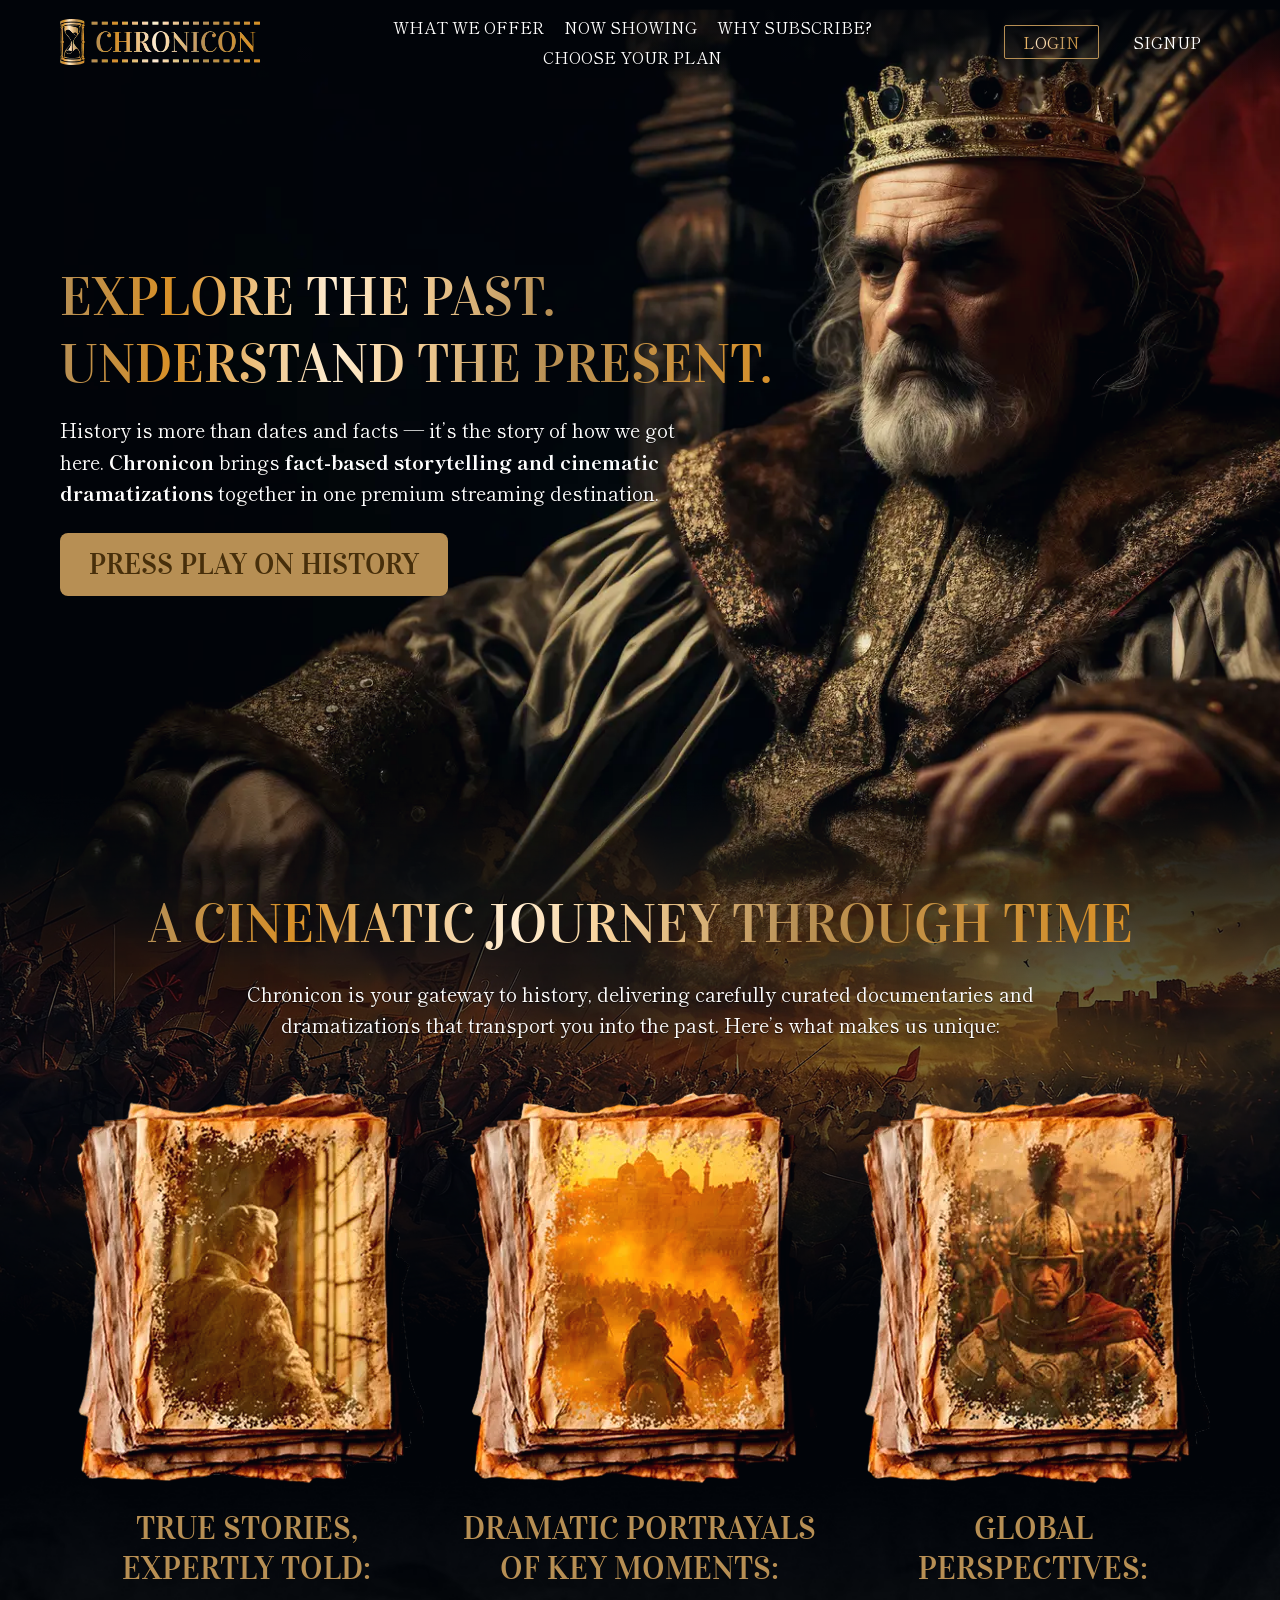
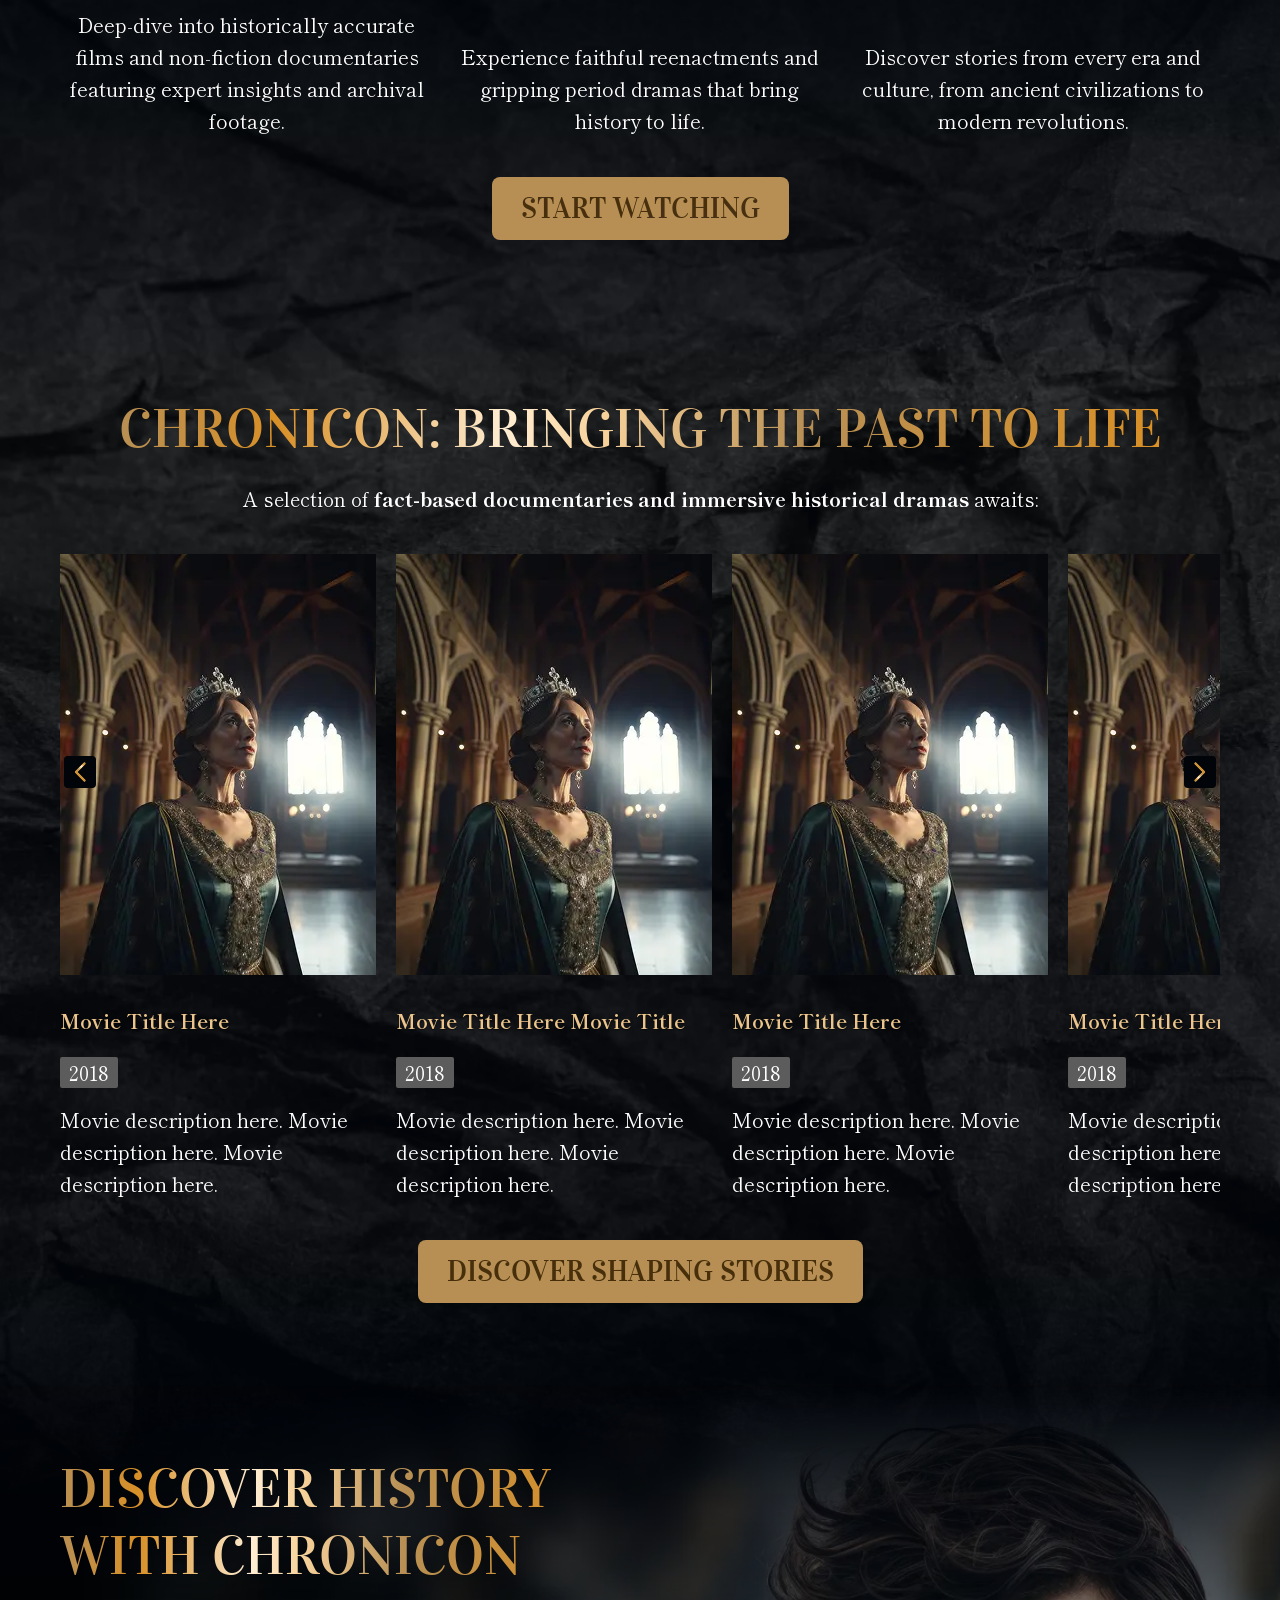
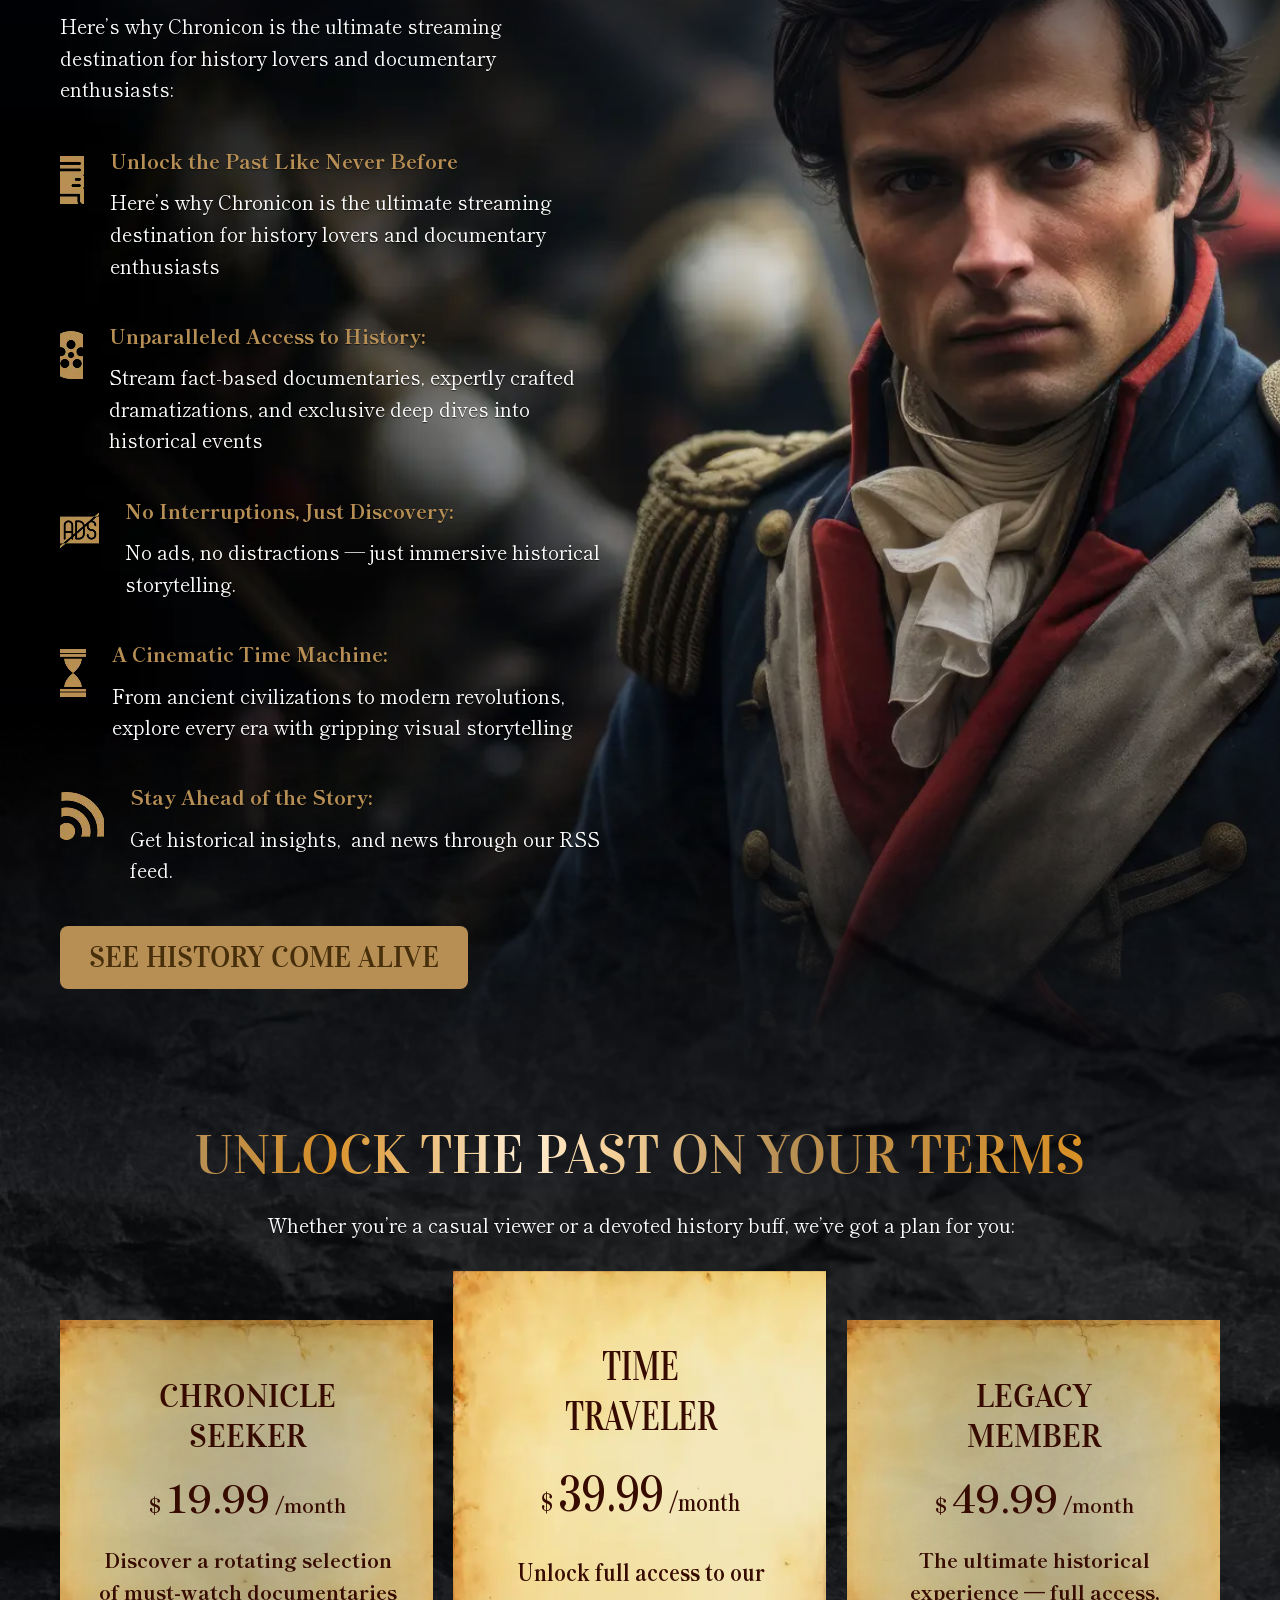
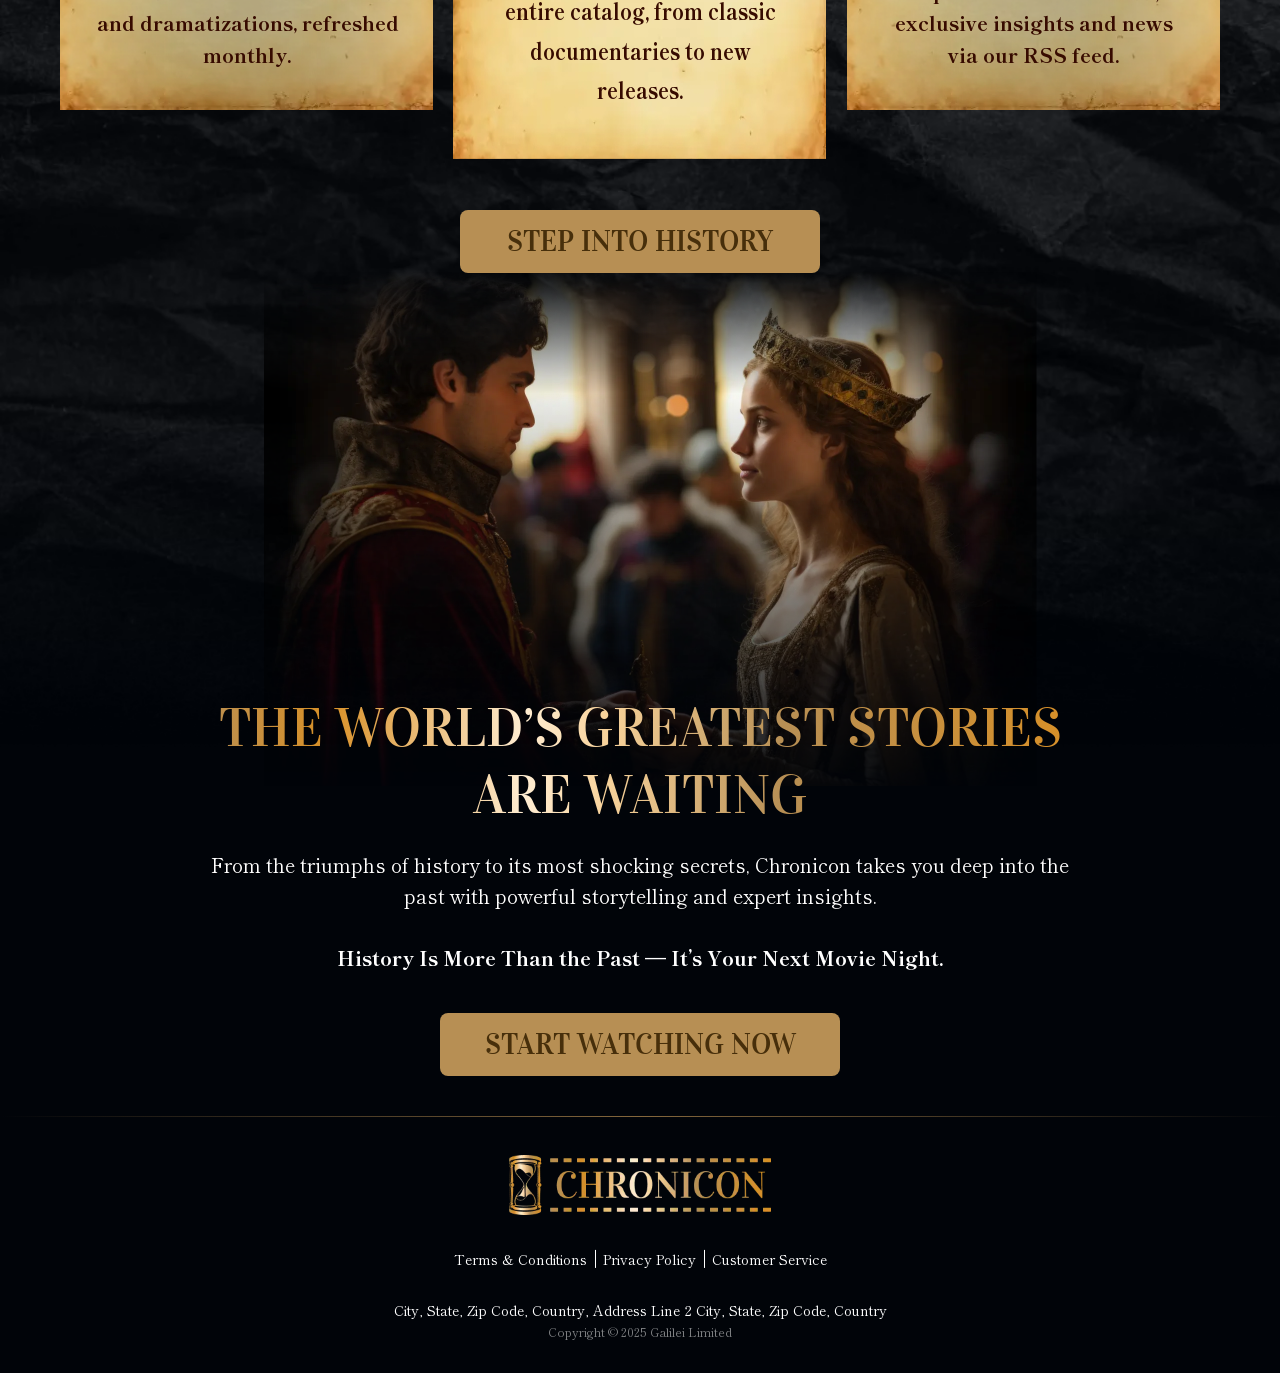
<file: index.html>
<!DOCTYPE html>
<html lang="en">

<head>
	<title>HomePage</title>
	<meta charset="UTF-8">
	<meta name="format-detection" content="telephone=no">
	<!-- <style>body{opacity: 0;}</style> -->
	<link rel="stylesheet" href="css/style.min.css?_v=20251013104529">
	<link rel="icon" href="favicon/favicon-96x96.webp" sizes="96x96">
	<link rel="icon" href="favicon/favicon.svg" type="image/svg+xml">
	<link rel="shortcut icon" href="favicon/favicon.ico" sizes="any">
	<link rel="apple-touch-icon" href="favicon/apple-touch-icon.webp">
	<link rel="manifest" href="favicon/site.webmanifest">
	<meta name="theme-color" content="#FFFFFF">
	<!-- <meta name="robots" content="noindex, nofollow"> -->
	<meta name="viewport" content="width=device-width, initial-scale=1.0">
</head>

<body>
	<div class="wrapper">
		<header class="header">
			<div class="header__main-container">
				<a href="/" class="header__logo logo"><img src="img/logo.webp" alt="logo image"></a>
				<div class="header__menu menu">
					<nav class="menu__body">
						<ul class="menu__list">
							<li class="menu__item"><a href="" class="menu__link">
									WHAT WE OFFER
								</a>
							</li>
							<li class="menu__item"><a href="" class="menu__link">
									NOW SHOWING
								</a>
							</li>
							<li class="menu__item"><a href="" class="menu__link">
									WHY SUBSCRIBE?
								</a>
							</li>
							<li class="menu__item"><a href="" class="menu__link">
									CHOOSE YOUR PLAN
								</a>
							</li>
						</ul>
					</nav>
				</div>
				<div data-da=".menu__body, 768, first" class="header__butns">
					<a href="/" class="header__button button button--wht active">Login</a>
					<a href="/" class="header__button button button--wht">Signup</a>
				</div>
				<button type="button" class="header__icon icon-menu"><span></span></button>
			</div>
		</header>
		<main class="page">
			<section class="page__landing-start landing-start">
				<div class="landing-start__main-container">
					<div class="landing-start__box">
						<h1 class="landing-start__headline title">
							Explore the Past.
							Understand the Present.
						</h1>
						<div class="landing-start__subheadline text">
							<p>
								History is more than dates and facts — it’s the story of how we got here. <span>Chronicon</span> brings <span>fact-based storytelling and cinematic dramatizations</span> together in one premium streaming destination.
							</p>
						</div>
						<a href="/" class="landing-start__button button button--strt">Press Play on History</a>
					</div>
				</div>
			</section>

			<section class="page__journey journey">
				<div class="journey__main-container">
					<div class="journey__topline">
						<h2 class="journey__headline title">
							A Cinematic Journey Through Time
						</h2>
						<div class="journey__subheadline text">
							<p>
								Chronicon is your gateway to history, delivering carefully curated documentaries and dramatizations that transport you into the past. Here’s what makes us unique:
							</p>
						</div>
					</div>
					<div class="journey__elements">
						<a class="journey__element element-journey">
							<div class="element-journey__figure">
								<img class="element-journey__image ibg" data-src="img/journey_01.webp" alt="Image 01">
							</div>
							<h3 class="element-journey__name name">True Stories,
								<br>Expertly Told:
							</h3>
							<div class="element-journey__desc">
								<p>
									Deep-dive into historically accurate films and non-fiction documentaries featuring expert insights and archival footage.
								</p>
							</div>
						</a>
						<a class="journey__element element-journey">
							<div class="element-journey__figure">
								<img class="element-journey__image ibg" data-src="img/journey_02.webp" alt="Image 02">
							</div>
							<h3 class="element-journey__name name">Dramatic Portrayals
								<br>of Key Moments:
							</h3>
							<div class="element-journey__desc">
								<p>
									Experience faithful reenactments
									and gripping period dramas
									that bring history to life.
								</p>
							</div>
						</a>
						<a class="journey__element element-journey">
							<div class="element-journey__figure">
								<img class="element-journey__image ibg" data-src="img/journey_03.webp" alt="Image 03">
							</div>
							<h3 class="element-journey__name name">Global
								<br>Perspectives:
							</h3>
							<div class="element-journey__desc">
								<p>
									Discover stories from every era and culture, from ancient civilizations
									to modern revolutions.
								</p>
							</div>
						</a>
					</div>
					<a href="/" class="journey__button button button--strt">Start Watching</a>
				</div>
			</section>

			<section class="page__rebirth rebirth">
				<div class="rebirth__main-container">
					<div class="rebirth__topline">
						<h2 class="rebirth__headline title">
							Chronicon: <br>Bringing the Past to Life
						</h2>
						<div class="rebirth__subheadline text">
							<p>
								A selection of <span>fact-based documentaries and immersive historical dramas</span> awaits:
							</p>
						</div>
					</div>
					<div class="rebirth__slider swiper">
						<div class="rebirth__wrapper swiper-wrapper">
							<a href="#" class="rebirth__slide element-rebirth swiper-slide">
								<div class="element-rebirth__figure">
									<img class="element-rebirth__image ibg" data-src="img/rebirth.webp" alt="Image women">
								</div>
								<h3 class="element-rebirth__name name name--rebirth">Movie Title Here</h3>
								<time datetime="2018" class="element-rebirth__year">2018</time>
								<div class="element-rebirth__desc">
									<p>
										Movie description here. Movie description here. Movie description here.
									</p>
								</div>
							</a>
							<a href="#" class="rebirth__slide element-rebirth swiper-slide">
								<div class="element-rebirth__figure">
									<img class="element-rebirth__image ibg" data-src="img/rebirth.webp" alt="Image women">
								</div>
								<h3 class="element-rebirth__name name name--rebirth">Movie Title Here Movie Title</h3>
								<time datetime="2018" class="element-rebirth__year">2018</time>
								<div class="element-rebirth__desc">
									<p>
										Movie description here. Movie description here. Movie description here.
									</p>
								</div>
							</a>
							<a href="#" class="rebirth__slide element-rebirth swiper-slide">
								<div class="element-rebirth__figure">
									<img class="element-rebirth__image ibg" data-src="img/rebirth.webp" alt="Image women">
								</div>
								<h3 class="element-rebirth__name name name--rebirth">Movie Title Here</h3>
								<time datetime="2018" class="element-rebirth__year">2018</time>
								<div class="element-rebirth__desc">
									<p>
										Movie description here. Movie description here. Movie description here.
									</p>
								</div>
							</a>
							<a href="#" class="rebirth__slide element-rebirth swiper-slide">
								<div class="element-rebirth__figure">
									<img class="element-rebirth__image ibg" data-src="img/rebirth.webp" alt="Image women">
								</div>
								<h3 class="element-rebirth__name name name--rebirth">Movie Title Here Movie Title</h3>
								<time datetime="2018" class="element-rebirth__year">2018</time>
								<div class="element-rebirth__desc">
									<p>
										Movie description here. Movie description here. Movie description here.
									</p>
								</div>
							</a>
							<a href="#" class="rebirth__slide element-rebirth swiper-slide">
								<div class="element-rebirth__figure">
									<img class="element-rebirth__image ibg" data-src="img/rebirth.webp" alt="Image women">
								</div>
								<h3 class="element-rebirth__name name name--rebirth">Movie Title Here</h3>
								<time datetime="2018" class="element-rebirth__year">2018</time>
								<div class="element-rebirth__desc">
									<p>
										Movie description here. Movie description here. Movie description here.
									</p>
								</div>
							</a>
							<a href="#" class="rebirth__slide element-rebirth swiper-slide">
								<div class="element-rebirth__figure">
									<img class="element-rebirth__image ibg" data-src="img/rebirth.webp" alt="Image women">
								</div>
								<h3 class="element-rebirth__name name name--rebirth">Movie Title Here</h3>
								<time datetime="2018" class="element-rebirth__year">2018</time>
								<div class="element-rebirth__desc">
									<p>
										Movie description here. Movie description here. Movie description here.
									</p>
								</div>
							</a>
							<a href="#" class="rebirth__slide element-rebirth swiper-slide">
								<div class="element-rebirth__figure">
									<img class="element-rebirth__image ibg" data-src="img/rebirth.webp" alt="Image women">
								</div>
								<h3 class="element-rebirth__name name name--rebirth">Movie Title Here</h3>
								<time datetime="2018" class="element-rebirth__year">2018</time>
								<div class="element-rebirth__desc">
									<p>
										Movie description here. Movie description here. Movie description here.
									</p>
								</div>
							</a>
							<a href="#" class="rebirth__slide element-rebirth swiper-slide">
								<div class="element-rebirth__figure">
									<img class="element-rebirth__image ibg" data-src="img/rebirth.webp" alt="Image women">
								</div>
								<h3 class="element-rebirth__name name name--rebirth">Movie Title Here</h3>
								<time datetime="2018" class="element-rebirth__year">2018</time>
								<div class="element-rebirth__desc">
									<p>
										Movie description here. Movie description here. Movie description here.
									</p>
								</div>
							</a>
						</div>
						<button type="button" class="rebirth__button-prev swiper-button-prev">
							<svg xmlns="http://www.w3.org/2000/svg" width="11" height="20" viewBox="0 0 11 20" fill="none">
								<path fill-rule="evenodd" clip-rule="evenodd" d="M10.1925 10.7071L1.70719 19.1924C1.31666 19.5829 0.683499 19.5829 0.292974 19.1924C-0.0975507 18.8019 -0.0975503 18.1687 0.292974 17.7782L8.07115 10L0.292974 2.22183C-0.0975508 1.8313 -0.0975507 1.19814 0.292973 0.807613C0.683498 0.417088 1.31666 0.417088 1.70719 0.807613L10.1925 9.29289C10.583 9.68342 10.583 10.3166 10.1925 10.7071Z" fill="#EBC58B" />
								<path fill-rule="evenodd" clip-rule="evenodd" d="M10.1925 10.7071L1.70719 19.1924C1.31666 19.5829 0.683499 19.5829 0.292974 19.1924C-0.0975507 18.8019 -0.0975503 18.1687 0.292974 17.7782L8.07115 10L0.292974 2.22183C-0.0975508 1.8313 -0.0975507 1.19814 0.292973 0.807613C0.683498 0.417088 1.31666 0.417088 1.70719 0.807613L10.1925 9.29289C10.583 9.68342 10.583 10.3166 10.1925 10.7071Z" fill="url(#paint0_linear_32_5151_01)" />
								<defs>
									<linearGradient id="paint0_linear_32_5151_01" x1="-3.91102" y1="15.1577" x2="6.13332" y2="5.11333" gradientUnits="userSpaceOnUse">
										<stop stop-color="#B78F54" />
										<stop offset="0.151813" stop-color="#D89027" />
										<stop offset="0.372496" stop-color="#FFEDD2" />
										<stop offset="0.462332" stop-color="#F8D39C" />
										<stop offset="0.663486" stop-color="#B78F54" />
										<stop offset="0.99" stop-color="#D89027" />
									</linearGradient>
								</defs>
							</svg>
						</button>
						<button type="button" class="rebirth__button-next swiper-button-next">
							<svg xmlns="http://www.w3.org/2000/svg" width="11" height="20" viewBox="0 0 11 20" fill="none">
								<path fill-rule="evenodd" clip-rule="evenodd" d="M10.1925 10.7071L1.70719 19.1924C1.31666 19.5829 0.683499 19.5829 0.292974 19.1924C-0.0975507 18.8019 -0.0975503 18.1687 0.292974 17.7782L8.07115 10L0.292974 2.22183C-0.0975508 1.8313 -0.0975507 1.19814 0.292973 0.807613C0.683498 0.417088 1.31666 0.417088 1.70719 0.807613L10.1925 9.29289C10.583 9.68342 10.583 10.3166 10.1925 10.7071Z" fill="#EBC58B" />
								<path fill-rule="evenodd" clip-rule="evenodd" d="M10.1925 10.7071L1.70719 19.1924C1.31666 19.5829 0.683499 19.5829 0.292974 19.1924C-0.0975507 18.8019 -0.0975503 18.1687 0.292974 17.7782L8.07115 10L0.292974 2.22183C-0.0975508 1.8313 -0.0975507 1.19814 0.292973 0.807613C0.683498 0.417088 1.31666 0.417088 1.70719 0.807613L10.1925 9.29289C10.583 9.68342 10.583 10.3166 10.1925 10.7071Z" fill="url(#paint0_linear_32_5151_02)" />
								<defs>
									<linearGradient id="paint0_linear_32_5151_02" x1="-3.91102" y1="15.1577" x2="6.13332" y2="5.11333" gradientUnits="userSpaceOnUse">
										<stop stop-color="#B78F54" />
										<stop offset="0.151813" stop-color="#D89027" />
										<stop offset="0.372496" stop-color="#FFEDD2" />
										<stop offset="0.462332" stop-color="#F8D39C" />
										<stop offset="0.663486" stop-color="#B78F54" />
										<stop offset="0.99" stop-color="#D89027" />
									</linearGradient>
								</defs>
							</svg>
						</button>
					</div>
					<a data-da=".journey__main-container,480,last" href="/" class="rebirth__button button button--strt">Discover Shaping Stories</a>
				</div>
			</section>

			<section class="page__legacy legacy">
				<div class="legacy__main-container">
					<div class="legacy__content">
						<div class="legacy__topline">
							<h2 class="legacy__headline title">
								Discover History with Chronicon
							</h2>
							<div class="legacy__subheadline text">
								<p>
									Here’s why Chronicon is the ultimate streaming destination
									for history lovers and documentary enthusiasts:
								</p>
							</div>
						</div>
						<ul class="legacy__elements">
							<li class="legacy__element element-legacy">
								<span class="element-legacy__icon">
									<img class="element-legacy__image ibg" src="img/icons/papyrus.webp" alt="Icon papyrus">
								</span>
								<div class="element-legacy__content">
									<h3 class="element-legacy__subtitle text text--sub">Unlock the Past Like Never Before</h3>
									<div class="element-legacy__text text">
										<p>
											Here’s why Chronicon is the ultimate streaming destination for history lovers and documentary enthusiasts
										</p>
									</div>
								</div>
							</li>
							<li class="legacy__element element-legacy">
								<span class="element-legacy__icon">
									<img class="element-legacy__image ibg" src="img/icons/kino.webp" alt="Icon kino">
								</span>
								<div class="element-legacy__content">
									<h3 class="element-legacy__subtitle text text--sub">Unparalleled Access to History:</h3>
									<div class="element-legacy__text text">
										<p>
											Stream fact-based documentaries, expertly crafted dramatizations, and exclusive deep dives into historical events
										</p>
									</div>
								</div>
							</li>
							<li class="legacy__element element-legacy">
								<span class="element-legacy__icon">
									<img class="element-legacy__image ibg" src="img/icons/abs.webp" alt="Icon abs">
								</span>
								<div class="element-legacy__content">
									<h3 class="element-legacy__subtitle text text--sub">No Interruptions, Just Discovery:</h3>
									<div class="element-legacy__text text">
										<p>
											No ads, no distractions — just immersive historical storytelling.
										</p>
									</div>
								</div>
							</li>
							<li class="legacy__element element-legacy">
								<span class="element-legacy__icon">
									<img class="element-legacy__image ibg" src="img/icons/hourglass.webp" alt="Icon hourglass">
								</span>
								<div class="element-legacy__content">
									<h3 class="element-legacy__subtitle text text--sub">A Cinematic Time Machine:</h3>
									<div class="element-legacy__text text">
										<p>
											From ancient civilizations to modern revolutions, explore every era with gripping visual storytelling
										</p>
									</div>
								</div>
							</li>
							<li class="legacy__element element-legacy">
								<span class="element-legacy__icon">
									<img class="element-legacy__image ibg" src="img/icons/rss-feed.webp" alt="Icon Wi-Fi">
								</span>
								<div class="element-legacy__content">
									<h3 class="element-legacy__subtitle text text--sub">Stay Ahead of the Story:</h3>
									<div class="element-legacy__text text">
										<p>
											Get historical insights,  and news through our RSS feed.
										</p>
									</div>
								</div>
							</li>
						</ul>
						<a href="/" class="legacy__button button button--strt">See History Come Alive</a>
					</div>
				</div>
			</section>

			<section class="page__price price">
				<div class="price__main-container">
					<div class="price__topline">
						<h2 class="price__headline title">
							Unlock the Past on Your Terms
						</h2>
						<div class="price__subheadline text">
							<p>
								Whether you’re a casual viewer or a devoted history buff, we’ve got a plan for you:
							</p>
						</div>
					</div>
					<div class="price__elements">
						<a href="/" class="price__element element-price">
							<h3 class="element-price__lable">Chronicle
								<br>Seeker
							</h3>
							<div class="element-price__cost">
								<p>$ <span>19.99</span> /month</p>
							</div>
							<div class="element-price__desc">
								<p>
									Discover a rotating selection of must-watch documentaries and dramatizations, refreshed monthly.
								</p>
							</div>
						</a>
						<a href="/" class="price__element element-price is-large">
							<h3 class="element-price__lable">Time <br>Traveler</h3>
							<div class="element-price__cost">
								<p>$ <span>39.99</span> /month</p>
							</div>
							<div class="element-price__desc">
								<p>
									Unlock full access <br>to our entire catalog,
									<br>from classic documentaries <br>to new releases.
								</p>
							</div>
						</a>
						<a href="/" class="price__element element-price">
							<h3 class="element-price__lable">Legacy <br>Member</h3>
							<div class="element-price__cost">
								<p>$ <span>49.99</span> /month</p>
							</div>
							<div class="element-price__desc">
								<p>
									The ultimate historical experience —
									full access, exclusive insights
									and news via our RSS feed.
								</p>
							</div>
						</a>
					</div>
					<a href="/" class="price__button button button--strt">Step Into History</a>
				</div>
			</section>

			<section class="page__stories stories">
				<div class="stories__main-container">

					<h2 class="stories__headline title">The World’s Greatest Stories Are Waiting</h2>
					<div class="stories__subheadline text">
						<p>
							From the triumphs of history to its most shocking secrets, Chronicon takes you deep into the past with powerful storytelling and expert insights.
						</p>
						<p>
							<span>History Is More Than the Past — It’s Your Next Movie Night.</span>
						</p>
					</div>
					<a href="/" class="stories__button button button--strt">Start Watching Now</a>

				</div>
			</section>

		</main>
		<footer class="footer">
			<div class="footer__main-container">
				<a href="" class="footer__logo-footer"><img src="img/logo.webp" alt="logo image"></a>
				<div class="footer__menu footer-links">
					<nav class="footer-links__body">
						<ul class="footer-links__list">
							<li class="footer-links__item"><a href="/" class="footer-links__link">Terms & Conditions</a></li>
							<li class="footer-links__item"><a href="/" class="footer-links__link">Privacy Policy</a></li>
							<li class="footer-links__item"><a href="/" class="footer-links__link">Customer Service</a></li>
						</ul>
					</nav>
				</div>
				<div class="footer__adds adds-footer">
					<a href="/" class="adds-footer__address">
						City, State, Zip Code, Country, <br class="mobile-break"> Address Line 2 City, State, Zip Code, Country
					</a>
					<div class="adds-footer__copyright">
						<p>
							Copyright © 2025 Galilei Limited
						</p>
					</div>
				</div>
			</div>
		</footer>
	</div>
	<script src="js/app.min.js?_v=20251013104529"></script>
</body>

</html>
</file>
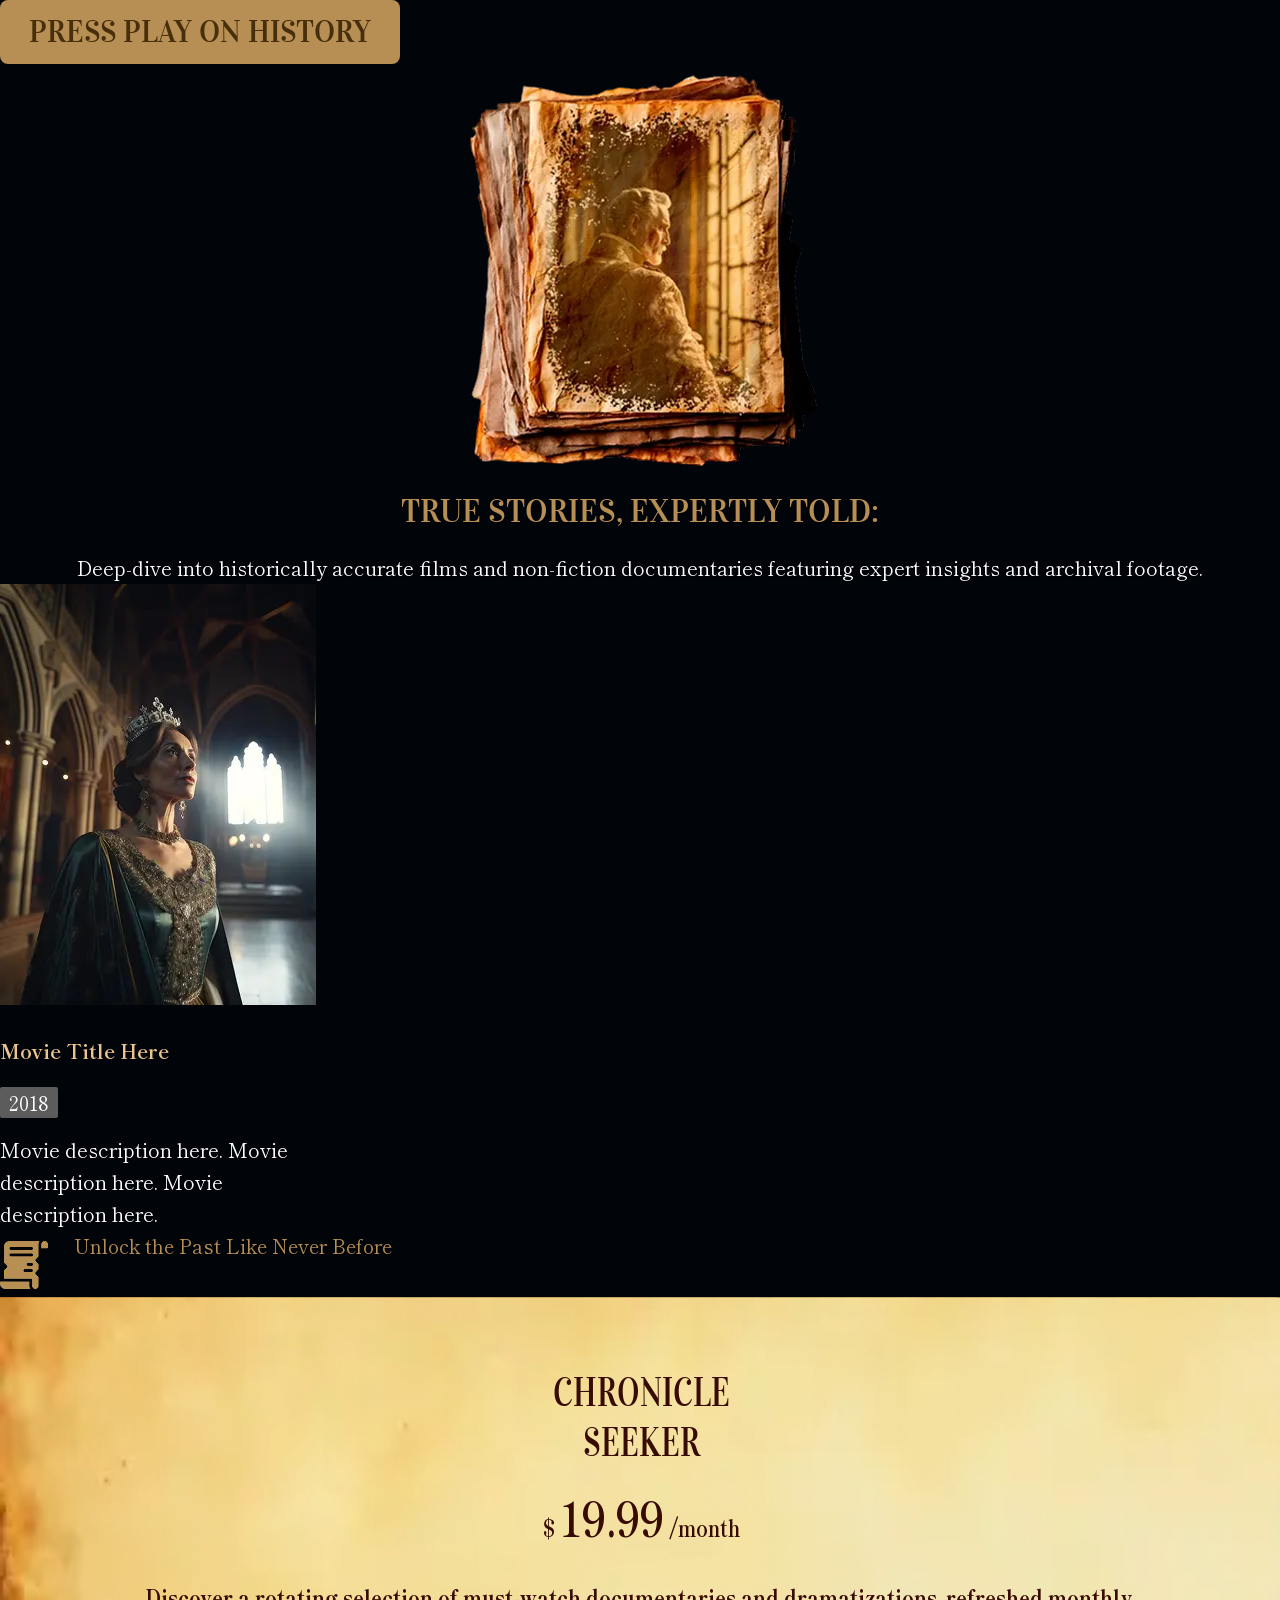
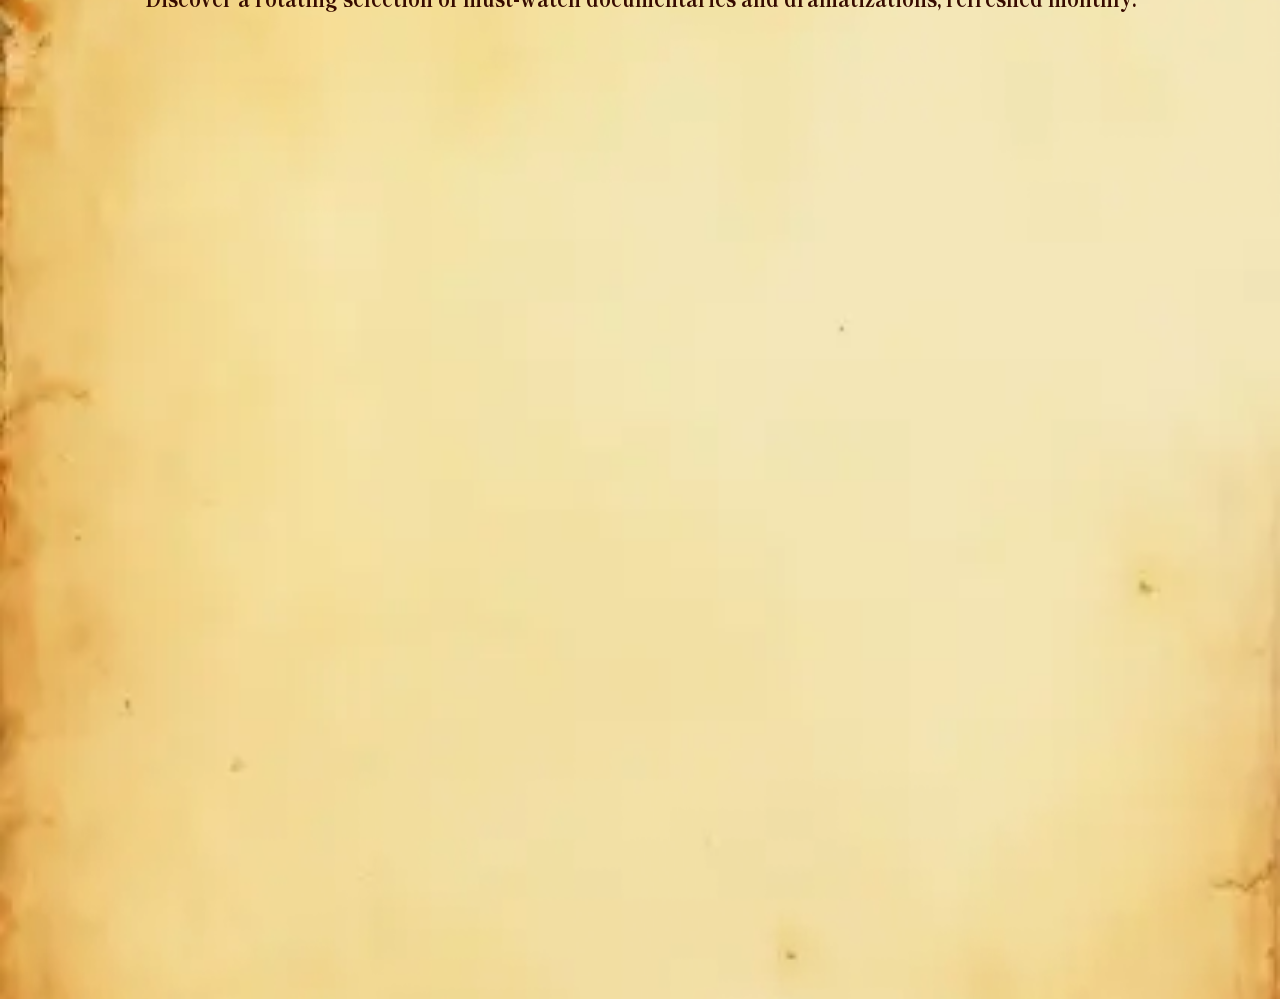
<file: common.html>
<!DOCTYPE html>
<html lang="en">

<head>
	<title>CommonPage</title>
	<meta charset="UTF-8">
	<meta name="format-detection" content="telephone=no">
	<!-- <style>body{opacity: 0;}</style> -->
	<link rel="stylesheet" href="css/style.min.css?_v=20251013104529">
	<link rel="icon" href="favicon/favicon-96x96.webp" sizes="96x96">
	<link rel="icon" href="favicon/favicon.svg" type="image/svg+xml">
	<link rel="shortcut icon" href="favicon/favicon.ico" sizes="any">
	<link rel="apple-touch-icon" href="favicon/apple-touch-icon.webp">
	<link rel="manifest" href="favicon/site.webmanifest">
	<meta name="theme-color" content="#FFFFFF">
	<!-- <meta name="robots" content="noindex, nofollow"> -->
	<meta name="viewport" content="width=device-width, initial-scale=1.0">
</head>

<body>
	<div class="wrapper">
		<main class="page">

			<a href="/" class="button">Press Play on History</a>

			<div class="element-journey">
				<div class="element-journey__figure">
					<img class="element-journey__image ibg" src="img/journey_01.webp" alt="Image 01">
				</div>
				<h3 class="element-journey__name name">True Stories, Expertly Told:</h3>
				<div class="element-journey__desc">
					<p>
						Deep-dive into historically accurate films and non-fiction documentaries featuring expert insights and archival footage.
					</p>
				</div>
			</div>

			<a class="element-rebirth">
				<div class="element-rebirth__figure">
					<img class="element-rebirth__image ibg" src="img/rebirth.webp" alt="Image women">
				</div>
				<h3 class="element-rebirth__name name name--rebirth">Movie Title Here</h3>
				<time datetime="2018" class="element-rebirth__year">2018</time>
				<div class="element-rebirth__desc">
					<p>
						Movie description here. Movie description here. Movie description here.
					</p>
				</div>
			</a>

			<div class="element-legacy">
				<span class="element-legacy__icon">
					<img class="element-legacy__image ibg" src="img/icons/papyrus.webp" alt="Icon">
				</span>
				<div class="element-legacy__content">
					<h3 class="element-legacy__subtitle text">Unlock the Past Like Never Before</h3>
					<div class="element-legacy__text text">
						<p>
							Here’s why Chronicon is the ultimate streaming destination <br>for history lovers and documentary enthusiasts
						</p>
					</div>
				</div>
			</div>

			<h1 class="title">
				Explore the Past. Understand the Present.
			</h1>

			<a href="/" class="element-price">
				<h3 class="element-price__lable">Chronicle
					<br>Seeker
				</h3>
				<div class="element-price__cost">
					<p>$ <span>19.99</span> /month</p>
				</div>
				<div class="element-price__desc">
					<p>
						Discover a rotating selection of must-watch documentaries and dramatizations, refreshed monthly.
					</p>
				</div>
			</a>

		</main>
	</div>
	<script src="js/app.min.js?_v=20251013104529"></script>
</body>

</html>
</file>
<file: css/style.min.css>
@import url(https://fonts.googleapis.com/css?family=Shippori+Mincho:regular,700,800&display=swap);@import url(https://fonts.googleapis.com/css?family=Vidaloka:regular&display=swap);/*! tailwindcss v4.1.3 | MIT License | https://tailwindcss.com */:root{--clr-main:#B78F54;--clr-sub:#5C5C5C;--clr-linier:linear-gradient(90deg, #B78F54 0%, #D89027 15.18%, #FFEDD2 37.25%, #F8D39C 46.23%, #B78F54 66.35%, #D89027 99%);--clr-linier-black:linear-gradient(180deg, rgba(17, 0, 0, 0.00) 0%, #000 22.25%, rgba(0, 0, 0, 0.00) 100%);--clr-light:#FFF;--clr-light-opac50:rgba(255, 255, 255, 0.50);--bg-main:#010409;--bg-sub:rgba(255, 255, 255, 0.20);--bg-acc:rgba(255, 255, 255, 0.50);--bg-hvr:#886C43;--bg-linier:linear-gradient(180deg, rgba(37, 37, 37, 0.00) 72.77%, #252525 100%);--bg-linier-ftr:linear-gradient(90deg, #010409 0%, #84673C 50%, #010409 100%);--text-main:#472F0B;--text-sec:#EBC58B;--text-sub:#370B00;--text-hvr:rgba(71, 47, 11, 0.50);--font-sub:"Vidaloka",serif;--border-main:1px solid #EBC58B;--trf-tr:all 0.3s ease 0s;--text-shadow:0px 1px 1px rgba(0, 0, 0, 0.60);--text-shadow-4:0px 1px 4px rgba(0, 0, 0, 0.60);--pd-inl-pc:150px;--pd-inl-tbl:60px;--pd-inl-mbl:48px;--pd-inl-mblsml:16px}*{padding:0;margin:0;border:0}*,*::after,*::before{box-sizing:border-box}*::after,*::before{display:inline-block}body,html{height:100%;min-width:360px}body{color:#2c2c2c;line-height:1;font-family:"Shippori Mincho",sans-serif;font-size:1rem;-ms-text-size-adjust:100%;-moz-text-size-adjust:100%;-webkit-text-size-adjust:100%;-webkit-font-smoothing:antialiased;-moz-osx-font-smoothing:grayscale}button,input,textarea{font-family:"Shippori Mincho",sans-serif;font-size:inherit;line-height:inherit;color:inherit;background-color:rgba(0,0,0,0)}input,textarea{width:100%}label{display:inline-block}button,option,select{cursor:pointer}a{display:inline-block;color:inherit;text-decoration:none}ul li{list-style:none}img{vertical-align:top}h1,h2,h3,h4,h5,h6{font-weight:inherit;font-size:inherit}body{background-color:var(--bg-main)}.lock body{overflow:hidden;touch-action:none;-ms-scroll-chaining:none;overscroll-behavior:none}.wrapper{min-height:100%;display:flex;flex-direction:column;overflow:hidden}@supports (overflow:clip){.wrapper{overflow:clip}}.wrapper>main{flex:1 1 auto}.wrapper>*{min-width:0}[class*=__main-container]{max-width:84.625rem;margin:0 auto}[class*="--gc"]{display:grid;min-width:0;grid-template-columns:.9375rem 1fr minmax(auto,82.75rem) 1fr .9375rem}[class*="--gc"]>*{min-width:0;grid-column:3/4}.button{display:inline-flex;padding:1.0625rem 1.8125rem;background-color:var(--clr-main);justify-content:center;align-items:center;font-family:var(--font-sub);color:var(--text-main);font-size:1.875rem;text-transform:uppercase;border-radius:.5rem}.button--wht{background-color:rgba(0,0,0,0);border:.0625rem solid transparent;font-family:"Shippori Mincho",sans-serif;color:var(--clr-light);font-size:1rem;line-height:1.25;padding:.375rem 1.125rem;border-radius:.125rem}.button--wht.active{background:linear-gradient(90deg,#b78f54 0,#d89027 15%,#ffedd2 37%,#f8d39c 46%,#b78f54 66%,#d89027 99%);background-clip:text;-webkit-background-clip:text;-webkit-text-fill-color:transparent;color:transparent;border-color:var(--clr-main);-webkit-transform:var(--trf-tr);transform:var(--trf-tr)}.menu__list{display:flex;flex-wrap:wrap;align-items:center;justify-content:center;-webkit-column-gap:1.25rem;-moz-column-gap:1.25rem;column-gap:1.25rem;row-gap:.625rem}.menu__link{color:var(--clr-light);text-transform:uppercase;text-shadow:var(--text-shadow);line-height:1.25}.icon-menu{display:none}.ibg{width:100%;height:100%;-o-object-fit:cover;object-fit:cover}.ibg--top{-o-object-position:top;object-position:top}.ibg--bottom{-o-object-position:bottom;object-position:bottom}.ibg--left{-o-object-position:left;object-position:left}.ibg--right{-o-object-position:right;object-position:right}.ibg--contain{-o-object-fit:contain;object-fit:contain}.logo{display:inline-flex;block-size:auto;max-inline-size:19.125rem;inline-size:100%;aspect-ratio:153/35;background-color:rgba(0,0,0,0)}.logo img{max-inline-size:100%;block-size:auto;-o-object-fit:contain;object-fit:contain;aspect-ratio:153/35;display:block}.title{font-family:var(--font-sub);line-height:1.25;text-transform:uppercase;background:linear-gradient(90deg,#b78f54 0,#d89027 15%,#ffedd2 37%,#f8d39c 46%,#b78f54 66%,#d89027 99%);background-clip:text;-webkit-background-clip:text;-webkit-text-fill-color:transparent;color:transparent}.text{color:var(--clr-light);line-height:1.6;text-shadow:var(--text-shadow)}.text span{text-shadow:none;font-weight:800}.text p:not(:last-child){-webkit-margin-after:1.875rem;margin-block-end:1.875rem}.text:not(:last-child){-webkit-margin-after:2.5rem;margin-block-end:2.5rem}.text--sub{color:var(--clr-main);font-weight:800}.text--sub:not(:last-child){-webkit-margin-after:0;margin-block-end:0}.element-journey{flex:1 1 .625rem;display:flex;flex-direction:column;align-items:center;text-align:center;text-shadow:var(--text-shadow)}.element-journey__figure{aspect-ratio:364/420}.element-journey__figure:not(:last-child){-webkit-margin-after:.5rem;margin-block-end:.5rem}.element-journey__image{-o-object-fit:contain;object-fit:contain;aspect-ratio:364/420}.element-journey__name{flex-shrink:1;flex:100%}.element-journey__name:not(:last-child){-webkit-margin-after:1.25rem;margin-block-end:1.25rem}.element-journey__desc{color:var(--clr-light);font-size:1.25rem;line-height:1.6}.name{text-align:center;text-shadow:var(--text-shadow);font-family:var(--font-sub);line-height:1.25;text-transform:uppercase;color:var(--clr-main);font-size:2rem}.name--rebirth{color:var(--text-sec);font-family:"Shippori Mincho",sans-serif;font-size:1.25rem;font-weight:700;line-height:1.6;text-transform:capitalize}.element-rebirth{inline-size:19.75rem;flex:0 0 19.75rem;display:flex;flex-direction:column;align-items:start;font-family:"Shippori Mincho",sans-serif;font-size:1.25rem;color:var(--clr-light)}.element-rebirth__figure{inline-size:19.75rem;block-size:26.3125rem;aspect-ratio:316/421}.element-rebirth__figure:not(:last-child){-webkit-margin-after:1.875rem;margin-block-end:1.875rem}.element-rebirth__image{aspect-ratio:316/421}.element-rebirth__name:not(:last-child){-webkit-margin-after:1.25rem;margin-block-end:1.25rem}.element-rebirth__year{background-color:var(--clr-sub);padding:.25rem .5625rem;border-radius:.125rem;line-height:1.2}.element-rebirth__year:not(:last-child){-webkit-margin-after:1rem;margin-block-end:1rem}.element-rebirth__desc{line-height:1.6}.element-legacy{display:flex;-webkit-column-gap:1.625rem;-moz-column-gap:1.625rem;column-gap:1.625rem}.element-legacy__icon{inline-size:3rem;block-size:3rem;aspect-ratio:1;display:flex;align-items:center;justify-content:center;-webkit-margin-before:.6875rem;margin-block-start:.6875rem}.element-legacy__image{aspect-ratio:1}.element-legacy__content{display:flex;flex-direction:column;row-gap:.625rem;font-family:"Shippori Mincho",sans-serif;font-size:1.25rem;text-shadow:var(--text-shadow);line-height:1.6;max-inline-size:42rem}.element-legacy__subtitle{color:var(--clr-main)}.element-legacy__text{color:var(--clr-light)}.element-price{padding:3.5625rem 1.875rem 2.5rem 2rem;display:flex;flex-direction:column;align-items:center;background:url(../img/paper-price.webp) 50%/cover no-repeat;color:var(--text-sub);text-align:center;position:relative;transition:var(--trf-tr);z-index:1}.element-price::before{content:"";position:absolute;inset:0;background:url(../img/paper-price-big.webp) 50%/cover no-repeat;opacity:0;z-index:-1;transition:var(--trf-tr)}.element-price.is-large{-webkit-transform:scaleY(1.25);transform:scaleY(1.25)}.element-price.is-large::before{opacity:1}.element-price.is-small{-webkit-transform:scaleY(1);transform:scaleY(1)}.element-price.is-small::before{opacity:0}.element-price__lable{font-family:var(--font-sub);text-transform:uppercase;font-size:2rem;line-height:1.25}.element-price__cost{font-family:"Shippori Mincho",sans-serif;font-size:1.25rem;font-weight:700}.element-price__cost:not(:last-child){-webkit-margin-after:1.875rem;margin-block-end:1.875rem}.element-price__desc{flex-shrink:0;font-family:"Shippori Mincho",sans-serif;line-height:1.6;font-weight:800}.header{position:absolute;inline-size:100%;inset:0;z-index:50;max-block-size:6.5rem;background:linear-gradient(180deg,#010409 0,rgba(1,4,9,0) 87.08%);padding-block:1.0625rem}.header__main-container{display:grid;grid-template-columns:auto 1fr auto auto;align-items:center;justify-content:space-between}.header__logo{position:relative;z-index:5;-webkit-margin-end:1.25rem;margin-inline-end:1.25rem}.header__menu{-webkit-margin-end:1.25rem;margin-inline-end:1.25rem}.header__butns{justify-items:flex-end;display:flex;align-items:center;-webkit-column-gap:.9375rem;-moz-column-gap:.9375rem;column-gap:.9375rem}.footer{-webkit-padding-before:2.4375rem;padding-block-start:2.4375rem;-webkit-padding-after:2.1875rem;padding-block-end:2.1875rem;position:relative;z-index:5;background-color:var(--bg-main);backdrop-filter:blur(5px)}.footer::before{content:"";position:absolute;inset:0;inline-size:100%;block-size:.0548125rem;background:var(--bg-linier-ftr);backdrop-filter:blur(5px)}.footer__main-container{display:flex;align-items:center;flex-direction:column;row-gap:1.875rem;color:var(--clr-light);font-size:.625rem;text-align:center}.footer__logo-footer{display:inline-flex;block-size:auto;max-inline-size:16.4375rem;inline-size:100%;aspect-ratio:263/60;background-color:rgba(0,0,0,0)}.footer__logo-footer img{max-inline-size:100%;block-size:auto;-o-object-fit:contain;object-fit:contain;aspect-ratio:263/60;display:block}.footer-links__list{display:flex;flex-wrap:wrap;align-items:center;row-gap:.625rem}.footer-links__item{position:relative}.footer-links__item:not(:first-child):before{content:"";position:absolute;inset-inline-start:0;inset-block-start:50%;-webkit-transform:translateY(-50%);transform:translateY(-50%);block-size:65%;inline-size:.0625rem;background-color:var(--clr-light)}.footer-links__item:not(:first-child,:last-child){padding-inline:.5rem}.footer-links__item:first-child{-webkit-padding-end:.5rem;padding-inline-end:.5rem}.footer-links__item:last-child{-webkit-padding-start:.5rem;padding-inline-start:.5rem}.footer-links__link{font-size:.875rem;text-align:center;line-height:200%}.adds-footer{display:flex;flex-direction:column;row-gap:.5625rem;justify-content:center;align-items:center;text-align:center}.adds-footer__address{font-size:.875rem}.adds-footer .mobile-break{display:none}.adds-footer__copyright{font-size:.75rem;color:var(--clr-light-opac50)}.page__stories{-webkit-margin-after:2.5rem;margin-block-end:2.5rem}.landing-start{min-block-size:100%;-webkit-padding-before:16.5rem;padding-block-start:16.5rem;-webkit-padding-after:32rem;padding-block-end:32rem;position:relative;inset:0;background:url(../img/image-hero-group.webp) center center/cover no-repeat;mix-blend-mode:lighten}.landing-start__main-container{position:relative;inline-size:100%}.landing-start__box{position:relative;z-index:5;display:flex;flex-direction:column;max-inline-size:46.25rem}.landing-start__headline:not(:last-child){-webkit-margin-after:1rem;margin-block-end:1rem}.landing-start__subheadline{max-inline-size:40.75rem}.landing-start__subheadline:not(:last-child){-webkit-margin-after:1.5rem;margin-block-end:1.5rem}.landing-start__button{align-self:start}.journey{position:relative;z-index:5;background:url(../img/bg-journey.webp) center top/contain no-repeat;mix-blend-mode:lighten;-webkit-padding-before:7.5rem;padding-block-start:7.5rem;-webkit-padding-after:6.25rem;padding-block-end:6.25rem;aspect-ratio:7/3;inline-size:100%;-webkit-margin-before:-21.0625rem;margin-block-start:-21.0625rem}.journey__main-container{position:relative;z-index:9;display:flex;flex-direction:column;row-gap:2.5rem}.journey__topline{align-self:center;text-align:center;display:flex;align-items:center;flex-direction:column;row-gap:1.25rem}.journey__subheadline{max-inline-size:55rem}.journey__elements{display:grid;grid-template-columns:repeat(auto-fit,minmax(280px,1fr));gap:1.25rem}.journey__button{align-self:center}.rebirth{-webkit-padding-before:34rem;padding-block-start:34rem;-webkit-padding-after:13.5rem;padding-block-end:13.5rem;background:url(../img/bg-paper.webp) center center/cover no-repeat;mix-blend-mode:lighten;inline-size:100%;-webkit-margin-before:-30.5rem;margin-block-start:-30.5rem}.rebirth__main-container{display:flex;flex-direction:column;align-items:center;row-gap:2.5rem;position:relative;overflow:hidden}.rebirth__topline{display:flex;flex-direction:column;row-gap:1.25rem;align-items:center;text-align:center;max-inline-size:67.625rem}.rebirth__button-next,.rebirth__button-prev{display:none;content:"";position:absolute;inset-block-start:12.625rem;inline-size:2rem;block-size:2rem;aspect-ratio:1;background-color:#010101;border-radius:.25rem;align-items:center;justify-content:center;z-index:5}.rebirth__button-next svg,.rebirth__button-prev svg{inline-size:.875rem}.rebirth__button-prev{inset-inline-start:.25rem}.rebirth__button-prev svg{-webkit-transform:rotate(180deg);transform:rotate(180deg)}.rebirth__button-next{inset-inline-end:.25rem}.legacy{-webkit-padding-before:4.5625rem;padding-block-start:4.5625rem;-webkit-padding-after:4.75rem;padding-block-end:4.75rem;background-image:url(../img/image-legacy.webp);background-position:center;background-repeat:no-repeat;background-size:cover;-webkit-margin-before:-8.5rem;margin-block-start:-8.5rem}.legacy__main-container{display:flex}.legacy__content{justify-content:start;max-inline-size:46.625rem;flex:0 1 46.625rem;display:flex;flex-direction:column;row-gap:2.5rem}.legacy__topline{display:flex;flex-direction:column;row-gap:1.25rem}.legacy__headline{max-inline-size:32.5625rem}.legacy__subheadline{max-inline-size:40.75rem}.legacy__elements{display:flex;flex-direction:column}.legacy__button{align-self:start}.price{background:url(../img/bg-paper.webp) 0 0/cover no-repeat;-webkit-padding-before:26.375rem;padding-block-start:26.375rem;-webkit-padding-after:29.6875rem;padding-block-end:29.6875rem;-webkit-margin-before:-22.8125rem;margin-block-start:-22.8125rem}.price__main-container{position:relative;z-index:9;display:flex;flex-direction:column;row-gap:2.5rem}.price__topline{align-self:center;text-align:center;display:flex;align-items:center;flex-direction:column;row-gap:1.25rem}.price__topline:not(:last-child){-webkit-margin-after:2.5rem;margin-block-end:2.5rem}.price__subheadline{max-inline-size:55rem}.price__elements{display:grid;grid-template-columns:repeat(auto-fit,minmax(280px,1fr));gap:1.25rem}.price__elements:not(:last-child){-webkit-margin-after:3.75rem;margin-block-end:3.75rem}.price__button{align-self:center;min-inline-size:22.5rem}.stories{background:url(../img/image-stories.webp) center top/contain no-repeat;-webkit-margin-before:-29.8125rem;margin-block-start:-29.8125rem;-webkit-padding-before:45.4375rem;padding-block-start:45.4375rem}.stories__main-container{display:flex;align-items:center;flex-direction:column;text-align:center}.stories__headline{max-inline-size:55.625rem}.stories__headline:not(:last-child){-webkit-margin-after:1.25rem;margin-block-end:1.25rem}.stories__subheadline{max-inline-size:55.625rem}.stories__subheadline:not(:last-child){-webkit-margin-after:2.5rem;margin-block-end:2.5rem}.stories__button{align-self:center;min-inline-size:25rem}.swiper{overflow:hidden;inline-size:100%;position:relative}.swiper-initialized{touch-action:pan-y}.swiper-wrapper{width:100%;height:100%;box-sizing:content-box;display:flex}.swiper-vertical .swiper-wrapper{flex-direction:column}.swiper-autoheight .swiper-wrapper{align-items:flex-start}.swiper-initialized .swiper-slide{flex-shrink:0}.swiper-android .swiper-slide,.swiper-android .swiper-wrapper{-webkit-transform:translate3d(0,0,0);transform:translate3d(0,0,0)}.swiper-button-lock{display:none!important}@media (min-width:84.625em){.button--strt{font-size:1.875rem}.title{font-size:3.5rem}.text{font-size:1.25rem}.element-rebirth__year{font-size:1.25rem}.element-price__lable:not(:last-child){-webkit-margin-after:1.25rem;margin-block-end:1.25rem}.element-price__cost{font-size:1.25rem}.element-price__cost span{font-size:2.5rem}.element-price__cost:not(:last-child){-webkit-margin-after:1.875rem;margin-block-end:1.875rem}.element-price__desc{font-size:1.25rem}.legacy__elements{row-gap:2.5rem}}@media (min-width:30em){.element-price__desc br{display:none}.rebirth__headline br{display:none}}@media (min-width:48em){.header__menu:not(:last-child){-webkit-margin-end:2.5rem;margin-inline-end:2.5rem}.header__butns{position:relative;z-index:5}}@media (min-width:64em){.element-price{aspect-ratio:428/387;flex:0 1 26.75rem}.header__logo:not(:last-child){-webkit-margin-end:2.5rem;margin-inline-end:2.5rem}}@media (min-width:160em){.stories{-webkit-padding-before:45.4375rem;padding-block-start:45.4375rem}}@media (max-width:90em){.header{padding-inline:var(--pd-inl-tbl)}.footer{padding-inline:var(--pd-inl-tbl)}.page__journey,.page__landing-start,.page__legacy,.page__price,.page__rebirth,.page__stories{padding-inline:var(--pd-inl-tbl)}.legacy{background-size:cover}}@media (max-width:75em){.landing-start__headline{max-inline-size:40.625rem}}@media (max-width:64em){.button--wht{border-color:var(--bg-sub)}.button--strt{padding-block:.8125rem}.menu__body{position:fixed;width:100%;height:100%;left:-100%;top:0;overflow:auto;-webkit-padding-before:6.5rem;padding-block-start:6.5rem;-webkit-padding-after:1.875rem;padding-block-end:1.875rem;padding-inline:var(--pd-inl-tbl);transition:left .3s;background-color:var(--bg-main)}.menu__body::before{content:"";position:fixed;width:100%;height:6.5rem;left:-100%;top:0;transition:left .3s;z-index:2;background-color:var(--bg-main)}.menu-open .menu__body{left:0}.menu-open .menu__body::before{left:0}.menu__list{flex-direction:column;align-items:start;row-gap:2rem}.icon-menu{display:block;position:relative;width:1.5rem;height:.875rem;z-index:5}.icon-menu span,.icon-menu::after,.icon-menu::before{content:"";transition:all .3s ease 0s;right:0;position:absolute;width:100%;height:.125rem;background:var(--clr-linier)}.icon-menu::before{top:0}.icon-menu::after{bottom:0}.icon-menu span{top:calc(50% - .0625rem)}.menu-open .icon-menu span{width:0}.menu-open .icon-menu::before{top:calc(50% - .0625rem);-webkit-transform:rotate(-45deg);transform:rotate(-45deg)}.menu-open .icon-menu::after{bottom:calc(50% - .0625rem);-webkit-transform:rotate(45deg);transform:rotate(45deg)}.name{font-size:1.75rem}.name br{display:none}.element-rebirth__figure:not(:last-child){-webkit-margin-after:1.625rem;margin-block-end:1.625rem}.element-legacy__icon{inline-size:2.5rem;block-size:2.5rem;-webkit-margin-before:.4375rem;margin-block-start:.4375rem}.element-price::before{background:url(../img/paper-price-hover.webp) 50%/cover no-repeat}.element-price{padding:1.4375rem}.element-price.is-large{-webkit-transform:scaleY(1.2) scaleX(1.22);transform:scaleY(1.2) scaleX(1.22);padding-block:3.125rem;z-index:2}.element-price__lable{font-size:1.875rem}.header{padding-inline:var(--pd-inl-mbl)}.header__main-container{-webkit-column-gap:1.25rem;-moz-column-gap:1.25rem;column-gap:1.25rem}.footer{padding-inline:var(--pd-inl-mbl)}.footer__logo-footer{max-inline-size:13.75rem}.page__journey,.page__landing-start,.page__legacy,.page__price,.page__rebirth,.page__stories{padding-inline:var(--pd-inl-mbl)}.landing-start{-webkit-padding-after:0;padding-block-end:0}.landing-start__box{max-inline-size:37.5rem}.journey{background-size:cover;background-position:center;-webkit-margin-before:-3.0625rem;margin-block-start:-3.0625rem}.journey__main-container{row-gap:1.875rem}.journey__elements{display:flex;flex-direction:column;align-self:center}.journey__element{max-inline-size:31.25rem}.price{-webkit-padding-after:3.75rem;padding-block-end:3.75rem}.price__main-container{row-gap:1.875rem}.price__elements{display:flex;flex-direction:column;align-self:center}.price__element{max-inline-size:28.125rem}.stories{background-size:150% auto;-webkit-margin-before:0;margin-block-start:0}}@media (max-width:64em)and (max-width:48em){.menu__body{padding-inline:var(--pd-inl-mbl)}}@media (max-width:64em)and (max-width:30em){.menu__body{padding-inline:var(--pd-inl-mblsml)}}@media (max-width:64em)and (any-hover:none){.icon-menu{cursor:default}}@media (max-width:62em){.landing-start{background-position-y:1.375rem;background-size:130% auto}.legacy{background-position:55% top}.legacy__content{max-inline-size:31.25rem}}@media (max-width:48em){.button--strt{padding-block:.6875rem;border-radius:.25rem}.menu__body{display:flex;flex-direction:column;row-gap:3.25rem}.text{line-height:1.5}.element-journey__desc{font-size:1.125rem;line-height:1.5}.name{font-size:1.375rem;line-height:1.3}.name--rebirth{font-size:1.125rem}.element-rebirth__figure:not(:last-child){-webkit-margin-after:1.125rem;margin-block-end:1.125rem}.element-rebirth__name:not(:last-child){-webkit-margin-after:1.125rem;margin-block-end:1.125rem}.element-rebirth__desc{font-size:1.125rem;line-height:1.5}.element-legacy{-webkit-column-gap:1.25rem;-moz-column-gap:1.25rem;column-gap:1.25rem}.element-legacy__icon{inline-size:2rem;block-size:2rem;-webkit-margin-before:.3125rem;margin-block-start:.3125rem}.element-price__lable{font-size:1.75rem}.is-large .element-price__lable br{display:none}.element-price__desc{line-height:1.5}.header{padding-block:2.0625rem}.header__main-container{display:flex;justify-content:space-between}.header__butns{flex-wrap:wrap;row-gap:.625rem}.header__butns:not(:last-child){-webkit-margin-end:0;margin-inline-end:0}.footer{padding-block:1.875rem}.footer__main-container{row-gap:1.5rem}.footer-links__link{font-size:.75rem}.adds-footer__address{font-size:.75rem;line-height:1.4}.adds-footer .mobile-break{display:inline}.adds-footer__copyright{font-size:.625rem}.landing-start{background-position-y:2rem;background-position-x:60%;background-size:150% auto}.journey__main-container{row-gap:1.25rem}.journey__subheadline{max-inline-size:100%}.journey__element{max-inline-size:20.25rem}.legacy{-webkit-padding-before:18.75rem;padding-block-start:18.75rem;background-image:url(../img/image-legacy360px.webp),url(../img/bg-paper.webp);background-size:contain,cover;background-position:center top,50% 50%;background-repeat:no-repeat,no-repeat}.legacy__content{max-inline-size:100%;row-gap:2.125rem}.legacy__topline{row-gap:1rem}.legacy__button{align-self:center}.price{-webkit-padding-after:0;padding-block-end:0}.price__main-container{row-gap:1.25rem}.price__element{max-inline-size:20.25rem}}@media (max-width:30em){.button--strt{padding-block:.5rem}.menu__body{-webkit-padding-before:6rem;padding-block-start:6rem}.menu__body::before{block-size:6rem}.logo img{aspect-ratio:131/30}.logo{max-inline-size:8.1875rem;aspect-ratio:131/30}.text{line-height:1.375}.element-journey{flex-grow:0}.element-journey__figure{inline-size:14.0625rem;flex:0 1 14.0625rem;aspect-ratio:225/260}.element-journey__figure:not(:last-child){-webkit-margin-after:.75rem;margin-block-end:.75rem}.element-journey__image{aspect-ratio:225/260}.element-journey__name:not(:last-child){-webkit-margin-after:.75rem;margin-block-end:.75rem}.element-journey__desc{font-size:1rem;line-height:1.375}.name{font-size:1rem;line-height:1.5}.name--rebirth{font-size:1rem}.element-rebirth{inline-size:20.5rem;flex:0 0 20.5rem}.element-rebirth__figure{inline-size:20.5rem;block-size:27.3125rem;aspect-ratio:316/437}.element-rebirth__figure:not(:last-child){-webkit-margin-after:.6875rem;margin-block-end:.6875rem}.element-rebirth__image{aspect-ratio:316/437}.element-rebirth__name:not(:last-child){-webkit-margin-after:.75rem;margin-block-end:.75rem}.element-rebirth__year{line-height:1.5}.element-rebirth__year:not(:last-child){-webkit-margin-after:.75rem;margin-block-end:.75rem}.element-rebirth__desc{font-size:1rem;line-height:1.37}.element-legacy{-webkit-column-gap:1rem;-moz-column-gap:1rem;column-gap:1rem}.element-legacy__icon{inline-size:1.5rem;block-size:1.5rem;-webkit-margin-before:0;margin-block-start:0}.element-legacy__subtitle{color:var(--clr-light);line-height:1.375}.element-legacy__text{line-height:1.375}.element-price{padding:1.4375rem 1.25rem 1.75rem 1.25rem}.element-price.is-large{-webkit-transform:scaleY(1.25) scaleX(1.18);transform:scaleY(1.25) scaleX(1.18);padding-block:2.375rem}.element-price__lable{font-size:1.5rem;line-height:1.333333}.is-large .element-price__lable{font-size:1.25rem}.element-price__desc{line-height:1.375}.is-large .element-price__desc{font-size:.875rem;max-inline-size:14.3125rem;line-height:1.2}.header{padding-inline:var(--pd-inl-mblsml);max-block-size:auto}.header__main-container{-webkit-column-gap:1.25rem;-moz-column-gap:1.25rem;column-gap:1.25rem}.header__butns{justify-content:space-between}.header__button{inline-size:9.375rem}.footer{padding-block:1.5rem;padding-inline:var(--pd-inl-mblsml)}.footer__logo-footer img{aspect-ratio:131/30}.footer__logo-footer{max-inline-size:8.1875rem;aspect-ratio:131/30}.footer-links__link{font-size:.625rem}.adds-footer{max-inline-size:13.4375rem;row-gap:.75rem}.adds-footer__address{font-size:.625rem;line-height:1.6}.adds-footer__copyright{font-size:.5rem}.page__price{-webkit-margin-after:1.5rem;margin-block-end:1.5rem}.page__stories{-webkit-margin-after:3.75rem;margin-block-end:3.75rem}.page__journey,.page__landing-start,.page__legacy,.page__price,.page__rebirth,.page__stories{padding-inline:var(--pd-inl-mblsml)}.landing-start{-webkit-padding-before:14.4375rem;padding-block-start:14.4375rem;background-size:160% auto;background-position-x:70%}.landing-start__button{inline-size:100%}.journey{padding-block:3.75rem;-webkit-margin-before:0;margin-block-start:0;background:url(../img/bg-journey-360px.webp) 0 325px/contain no-repeat}.journey__main-container{row-gap:0}.journey__topline:not(:last-child){-webkit-margin-after:.75rem;margin-block-end:.75rem}.journey__subheadline{min-block-size:6.875rem}.journey__elements{row-gap:2rem}.journey__elements:not(:last-child){-webkit-margin-after:2rem;margin-block-end:2rem}.journey__button{display:none}.rebirth{-webkit-padding-before:43.75rem;padding-block-start:43.75rem;-webkit-padding-after:18.8125rem;padding-block-end:18.8125rem;-webkit-margin-before:-43.75rem;margin-block-start:-43.75rem}.rebirth__main-container{row-gap:1.4375rem}.rebirth__topline{row-gap:.75rem}.rebirth__button{inline-size:100%}.legacy{-webkit-margin-before:-12.5rem;margin-block-start:-12.5rem}.legacy__content{row-gap:1.875rem}.legacy__topline{row-gap:.75rem}.legacy__button{inline-size:100%}.price__main-container{row-gap:0}.price__topline:not(:last-child){-webkit-margin-after:1.5625rem;margin-block-end:1.5625rem}.price__headline{max-inline-size:13.125rem}.price__subheadline{max-inline-size:15.625rem}.price__elements:not(:last-child){-webkit-margin-after:2rem;margin-block-end:2rem}.price__element{max-inline-size:17.5rem}.price__button{min-inline-size:100%}.stories{background-size:200% auto}.stories__headline{max-inline-size:13.875rem}.stories__headline:not(:last-child){-webkit-margin-after:.75rem;margin-block-end:.75rem}.stories__subheadline{max-inline-size:15.9375rem}.stories__subheadline:not(:last-child){-webkit-margin-after:1.875rem;margin-block-end:1.875rem}.stories__subheadline span{font-weight:400}.stories__button{min-inline-size:100%}}@media (max-width:83.75em){.rebirth__button-next,.rebirth__button-prev{display:flex}}@media (max-width:81.25em){.logo{max-inline-size:12.5rem}.legacy{background-position:center top}.legacy__content{max-inline-size:34.375rem}}@media (max-width:56.25em){.landing-start__box{max-inline-size:31.25rem}}@media (max-width:37.5em){.landing-start__box{max-inline-size:100%}}@media (max-width:22.5em){.button--strt{font-size:1rem}.title{font-size:1.5rem}.text{font-size:1rem}.element-rebirth__year{font-size:.75rem}.element-price__lable:not(:last-child){-webkit-margin-after:.75rem;margin-block-end:.75rem}.element-price__cost{font-size:.75rem}.element-price__cost span{font-size:1.5rem}.element-price__cost:not(:last-child){-webkit-margin-after:.75rem;margin-block-end:.75rem}.element-price__desc{font-size:1rem}.journey{padding-block:3.75rem;-webkit-margin-before:0;margin-block-start:0;background:url(../img/bg-journey-360px.webp) 0 325px/contain no-repeat}.legacy{background-image:url(../img/image-legacy360px.webp),url(../img/bg-paper-legacy.webp);background-size:contain,cover;background-position:center top,center;background-repeat:no-repeat,no-repeat;-webkit-padding-before:12.5rem;padding-block-start:12.5rem;-webkit-padding-after:24.5625rem;padding-block-end:24.5625rem;-webkit-margin-before:-17.5rem;margin-block-start:-17.5rem}.legacy__elements{row-gap:1.5rem}.price{background:0 0;-webkit-padding-before:0;padding-block-start:0;-webkit-margin-before:-20.8125rem;margin-block-start:-20.8125rem}.stories{-webkit-padding-before:12.8125rem;padding-block-start:12.8125rem}}@media (min-width:22.5em)and (max-width:84.625em){.button--strt{font-size:clamp(1rem ,.6830985915rem + 1.4084507042vw ,1.875rem)}.title{font-size:clamp(1.5rem ,.7756539235rem + 3.2193158954vw ,3.5rem)}.text{font-size:clamp(1rem ,.9094567404rem + .4024144869vw ,1.25rem)}.element-rebirth__year{font-size:clamp(.75rem ,.5689134809rem + .8048289738vw ,1.25rem)}.element-price__lable:not(:last-child){-webkit-margin-after:clamp(.75rem ,.5689134809rem + .8048289738vw ,1.25rem);margin-block-end:clamp(.75rem ,.5689134809rem + .8048289738vw ,1.25rem)}.element-price__cost{font-size:clamp(.75rem ,.5689134809rem + .8048289738vw ,1.25rem)}.element-price__cost span{font-size:clamp(1.5rem ,1.1378269618rem + 1.6096579477vw ,2.5rem)}.element-price__cost:not(:last-child){-webkit-margin-after:clamp(.75rem ,.342555332rem + 1.8108651911vw ,1.875rem);margin-block-end:clamp(.75rem ,.342555332rem + 1.8108651911vw ,1.875rem)}.element-price__desc{font-size:clamp(1rem ,.9094567404rem + .4024144869vw ,1.25rem)}.legacy__elements{row-gap:clamp(1.5rem ,1.1378269618rem + 1.6096579477vw ,2.5rem)}}@media (min-width:22.5em)and (max-width:160em){.stories{-webkit-padding-before:clamp(12.8125rem ,7.4738636364rem + 23.7272727273vw ,45.4375rem);padding-block-start:clamp(12.8125rem ,7.4738636364rem + 23.7272727273vw ,45.4375rem)}}@media (any-hover:hover){.button:hover{transition:var(--trf-tr);background-color:var(--bg-hvr);color:var(--text-hvr)}.button--wht:hover{background:linear-gradient(90deg,#b78f54 0,#d89027 15%,#ffedd2 37%,#f8d39c 46%,#b78f54 66%,#d89027 99%);background-clip:text;-webkit-background-clip:text;-webkit-text-fill-color:transparent;color:transparent;border-color:var(--clr-main);-webkit-transform:var(--trf-tr);transform:var(--trf-tr)}.menu__item:hover .menu__link{color:var(--text-sec);-webkit-transform:var(--trf-tr);transform:var(--trf-tr)}.footer-links__item:hover .footer-links__link{text-decoration:underline}}
</file>
